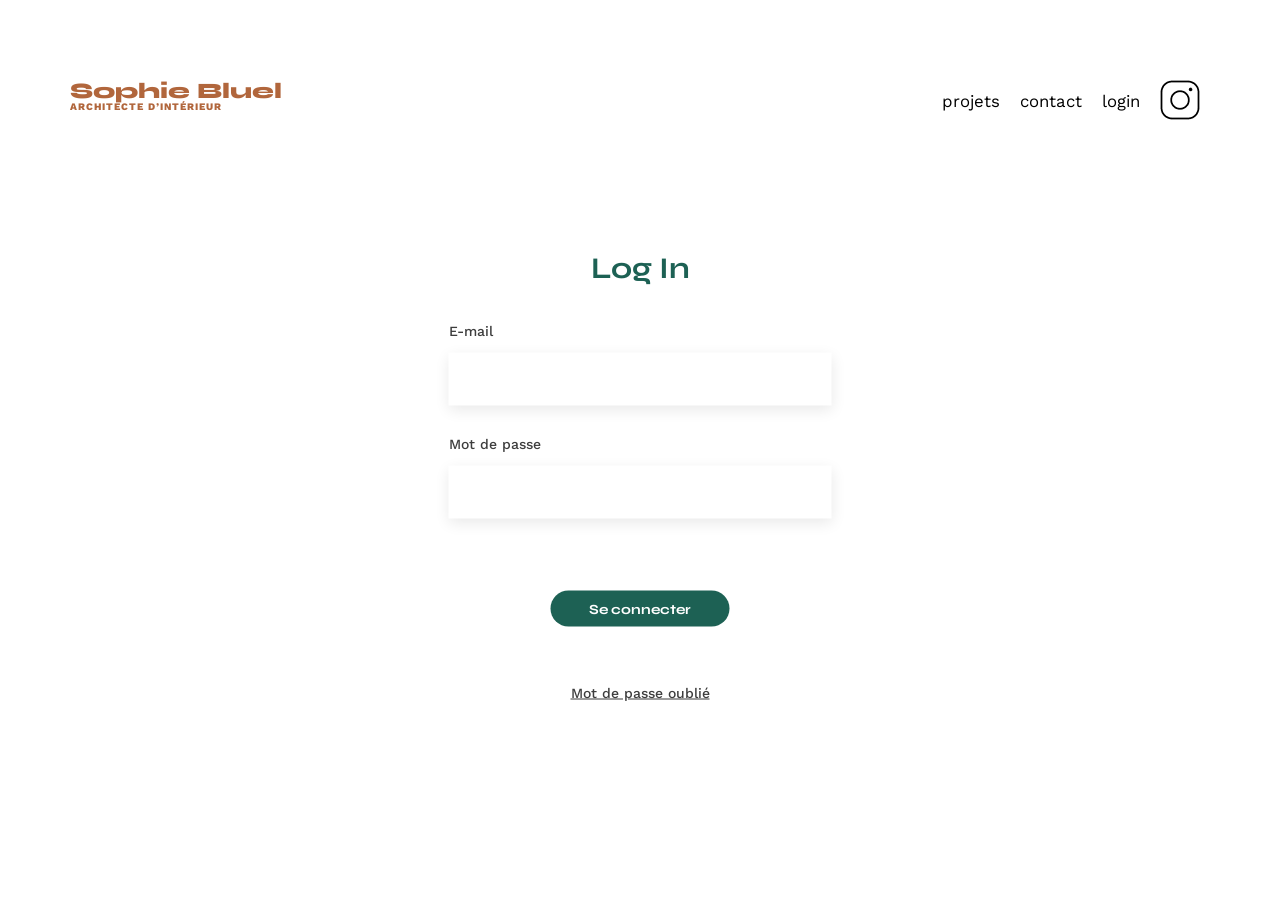
<file: login.html>
<!DOCTYPE html>
<html lang="en">
<head>
    <meta charset="UTF-8">
    <meta http-equiv="X-UA-Compatible" content="IE=edge">
    <meta name="viewport" content="width=device-width, initial-scale=1.0">
    <link rel="preconnect" href="https://fonts.googleapis.com">
	<link rel="preconnect" href="https://fonts.gstatic.com" crossorigin>
	<link href="https://fonts.googleapis.com/css2?family=Syne:wght@700;800&family=Work+Sans&display=swap" rel="stylesheet">
    <link rel="stylesheet" href="./assets/style.css">
    <script src="login.js" type="module" defer></script>
    <script src="index.js" type="module" defer></script>
    <title>login</title>
</head>
<body>
    <header>
        <h1>Sophie Bluel <span>ARCHITECTE D’INTÉRIEUR</span></h1>
        <nav>
            <ul>
                <li>projets</li>
                <li>contact</li>
                <li><a class="login" href="#">login</a></li>
                <li><img src="./assets/icons/instagram.png" alt="Instagram"></li>
            </ul>
        </nav>
    </header> 
    
    <div class="form">
        <h2 class="log-in">Log In</h2>
        <form id="myForm">
        <div class ="input-form">
            <label class="label" for="email">E-mail</label>
            <input class="myInput" type="text" name="email" id="email" required>
        </div>
        <div class="input-form">
            <label class="label" for="password">Mot de passe</label>
            <input class="myInput" type="text" name="password" id="password" required>
        </div>
        <div id="error-message">Erreur dans l’identifiant ou le mot de passe</div><br>
        <div class="input-form">
            <input type="submit" value="Se connecter" id ="submit">
        </div>
        <a href="#" class="forget">Mot de passe oublié</a>
    </form>
    </div>
</body>
</html>
</file>
<file: assets/style.css>
/* http://meyerweb.com/eric/tools/css/reset/
   v2.0 | 20110126
   License: none (public domain)
*/
@import url('https://fonts.googleapis.com/css2?family=Work+Sans:ital,wght@0,500;1,500&display=swap');
@import url('https://fonts.googleapis.com/css2?family=Syne:wght@700&family=Work+Sans:ital,wght@0,500;1,500&display=swap');
html, body, div, span, applet, object, iframe,
h1, h2, h3, h4, h5, h6, p, blockquote, pre,
a, abbr, acronym, address, big, cite, code,
del, dfn, em, img, ins, kbd, q, s, samp,
small, strike, strong, sub, sup, tt, var,
b, u, i, center,
dl, dt, dd, ol, ul, li,
fieldset, form, label, legend,
table, caption, tbody, tfoot, thead, tr, th, td,
article, aside, canvas, details, embed,
figure, figcaption, footer, header, hgroup,
menu, nav, output, ruby, section, summary,
time, mark, audio, video {
	margin: 0;
	padding: 0;
	border: 0;
	font-size: 100%;
	font: inherit;
	vertical-align: baseline;
}
/* HTML5 display-role reset for older browsers */
article, aside, details, figcaption, figure,
footer, header, hgroup, menu, nav, section {
	display: block;
}
body {
	line-height: 1;
}
ol, ul {
	list-style: none;
}
blockquote, q {
	quotes: none;
}
blockquote:before, blockquote:after,
q:before, q:after {
	content: '';
	content: none;
}
table {
	border-collapse: collapse;
	border-spacing: 0;
}
/** end reset css**/
body {
	max-width: 1140px;
	margin:auto;
	font-family: 'Work Sans' ;
	font-size: 14px;
}
.top-bordure{
	position: absolute;
	top: 0;
	left: 0;
	right: 0;
	width: 100%;
	height: 59px;
	background: #000000;
}
.icon-top{
font-family: 'Work Sans';
font-style: normal;
font-weight: 400;
font-size: 16px;
line-height: 19px;
text-align: center;
color: #FFFFFF;
white-space: nowrap;
position: absolute;
left: 39.24%;
right: 53.68%;
top: 33.9%;
bottom: 33.9%;
}
.text-top{
font-family: 'Work Sans';
font-style: normal;
font-weight: 500;
font-size: 14px;
line-height: 16px;
color: #000000;
position: absolute;
left: 47.78%;
right: 37.22%;
top: 16.95%;
bottom: 18.64%;
text-align: center;
background: #FFFFFF;
border-radius: 60px;
display: flex;
align-items: center;
justify-content: center;
}


header {
	margin-top: 80px;
	display: flex;
	justify-content: space-between;
	
}
section {
	margin: 50px 0
}

h1{
	display: flex;
	flex-direction: column;
	font-family: 'Syne';
	font-size: 22px;
	font-weight: 800;
	color: #B1663C;
	margin-bottom: 4px;
}

h1 > span {
	font-family: 'Work Sans';
	font-size:10px;
	letter-spacing: 0.1em;
;
}

h2{
	margin-top: 50px;
	font-family: 'Syne';
	font-weight: 700;
	font-size: 30px;
	color: #1D6154
}
nav ul {
	display: flex;
	align-items: center;
	list-style-type: none;

}
nav li {
	padding: 0 10px;
	font-size: 1.2em;
}

li:hover {
	color: #B1663C;
}
#introduction {
	display: flex;
	align-items: center;
}
#introduction figure {
	flex: 1
}
#introduction img {
	display: block;
	margin: auto;
	width: 80%;
	margin-bottom: 15px;
}

#introduction article {
	flex: 1
}
#introduction h2 {
	margin-bottom: 1em;
}

#introduction p {
	margin-bottom: 0.5em;
}
#portfolio h2 {
	text-align: center;
	margin-bottom: 1em;
}
.gallery {
	width: 100%;
	display: grid;
	grid-template-columns: 1fr 1fr 1fr;
	grid-column-gap: 20px;
	grid-row-gap: 20px;
}

.gallery img {
	width: 100%;
	height: 418px;
    object-fit: cover;

}
#contact {
	width: 50%;
margin: auto;
}
#contact > * {
	text-align: center;

}
#contact h2{
	margin-bottom: 20px;
}
#contact form {
	text-align: left;
	margin-top:30px;
	display: flex;
	flex-direction: column;
}

#contact input {
	height: 50px;
	font-size: 1.2em;
	border: none;
	box-shadow: 0px 4px 14px rgba(0, 0, 0, 0.09);
}
#contact label {
	margin: 2em 0 1em 0;
}
#contact textarea {
	border: none;
	box-shadow: 0px 4px 14px rgba(0, 0, 0, 0.09);
}

input[type="submit"]{
	font-family: 'Syne';
	font-weight: 700;
	color: white;
	background-color: #1D6154;
	margin : 2em auto ;
	width: 180px;
	text-align: center;
	border-radius: 60px ;
}

footer nav ul {
	display: flex;
	justify-content: flex-end;
	margin: 2em
}
/* JS Content */

.filtres{
	
	display: flex;
	justify-content: center;
	margin-bottom: 60px;
	margin-top: 51px;
	width: 585px;
	height: 37px;
	margin-left: 300px;
	

}
.filtre-item{
	
	display: inline;
	color: #1D6154;
	background-color: white;
	font-family: "Syne";
	padding-inline: 10px;
	font-size: 16px;
	font-weight: 700;
	line-height: 19px;
	border: 1px solid #1D6154;
	padding: 9px;
	border-radius: 60px;
	margin-left: 10px;
	white-space: nowrap;
}
.filtre-item:hover{
	cursor: pointer;
}
.active
{
	color: white;
	background-color:  #1D6154;;
}
.login{
	color: black;
	text-decoration: none;
}
.form{
	position: absolute;
	top: 50%;
	left: 50%;
	transform: translate(-50%, -50%);
	text-align: center;
}
.log-in{
	
margin-bottom: 37px;
font-family: 'Syne';
font-style: normal;
font-weight: 700;
font-size: 30px;
line-height: 36px;
text-align: center;
color: #1D6154;
text-decoration: none;
	
}
.label{
	color: #3D3D3D;
	font-family: Work Sans;
	font-weight: 500;
	font-size: 14px;
	line-height: 16px;
	display: flex;
	justify-content: flex-start;
	margin: 2em 0 1em 0;
}
.input-form{
	margin-bottom: 30px;
	text-align: center;
}
.input-form [type="text"]{
	width: 379px;
	height: 51px;
	font-size: 1.2em;
	border: none;
	box-shadow: 0px 4px 14px rgba(0, 0, 0, 0.09);
	
}
.submit{
	color: rgba(255, 255, 255, 1);
	font-size: 14px;
	font-family: Syne;
	font-weight: 700;
	line-height: 17px;
	text-align: center;
	width: 179px;
	height: 36px;
	background: #1D6154;
	border: none;
	margin-bottom: 28px;
	cursor: pointer;
}
.forget{
	font-family:Work Sans;
	font-style: normal;
	font-weight: 500;
	font-size: 14px;
	line-height: 16px;
	text-decoration-line: underline;
	color: #3D3D3D;

}
.login{
	color: black;
	text-decoration: none;
}
.form{
	position: absolute;
	top: 50%;
	left: 50%;
	transform: translate(-50%, -50%);
	text-align: center;
}
.log-in{
	
margin-bottom: 37px;
font-family: 'Syne';
font-style: normal;
font-weight: 700;
font-size: 30px;
line-height: 36px;
text-align: center;
color: #1D6154;
text-decoration: none;
	
}
.label{
	color: #3D3D3D;
	font-family: Work Sans;
	font-weight: 500;
	font-size: 14px;
	line-height: 16px;
	display: flex;
	justify-content: flex-start;
	margin: 2em 0 1em 0;
}
.input-form{
	margin-bottom: 30px;
	text-align: center;
}
.input-form [type="text"]{
	width: 379px;
	height: 51px;
	font-size: 1.2em;
	border: none;
	box-shadow: 0px 4px 14px rgba(0, 0, 0, 0.09);
	
}
#submit{
	color: rgba(255, 255, 255, 1);
	font-size: 14px;
	font-family: Syne;
	font-weight: 700;
	line-height: 17px;
	text-align: center;
	border-radius: 60px;
	width: 179px;
	height: 36px;
	background: #1D6154;
	border: none;
	margin-bottom: 28px;
	cursor: pointer;
}
.forget{
	font-family:Work Sans;
	font-style: normal;
	font-weight: 500;
	font-size: 14px;
	line-height: 16px;
	text-decoration-line: underline;
	color: #3D3D3D;

}
#error-message{
	display: none;
	background-color: #ffcccc;
	color: #cc0000;
	padding: 10px;
	border: 1px solid #cc0000;
	margin-top: 5px;
}

/* Fenetre modal 1 */

 #modifier-1 img{
	width: 84px;
	height: 18px;
	float: left;
	cursor: pointer;
}
#modifier-2 img{
	width: 84px;
	height: 18px;
	cursor: pointer;
	margin: 0;
	padding-left: 58px;
}
.ftrmodal{
	display: flex;
	justify-content: center;
	margin: 0;
	cursor: pointer;
}
.index_js{
	margin-left: 34px;
	margin-top: 57px;
}
#modal-gallery{
	width: 420px;
	height: auto;
	display: flex;
	flex-wrap: wrap;
	justify-content: space-between;
	margin-bottom: 47px;
	
}
#modal-gallery figure{
	position: relative;
	width: 78px;
	padding-bottom: 11px;
}
#modal-gallery img {
	width: 78px;
	height: 100px;
	
  }
  .my-icon-class{
	font-size: 9px;
	top: 5px;
	right: 5px;
	position: absolute;
	color: white;
	background-color: #000000;
	width: 17px;
	height: 17px;
	padding-top: 5px;
}
.my-icon-class2{
	font-size: 9px;
	top: 5px;
	right: 25px;
	position: absolute;
	color: white;
	background-color: #000000;
	width: 17px;
	height: 17px;
	padding-top: 5px;
}
.modal{
	display:none;
	position: fixed;
	top: 0;
	left: 0;
	width: 100%;
	height: 731px;
	overflow: auto;
	background: rgba(0, 0, 0, 0.4);
	
}
.modal-wrapper{
	position: relative;
	width: 630px;
	height: 670px;
	display: flex;
	justify-content: center;
	text-align: center;
	top: 50%;
	left: 50%;
	transform: translate(-50%, -50%);
	background-color: #fff;
	padding-top:60px;
	padding-bottom: 48px;
}
.modal-wrapper hr {
	position: relative;
    border: none;
    display: flex;
	justify-content: center;
	width: 420px;
	border-top: 1px solid #B3B3B3;
}
.titlemodal{
	font-family: 'Work Sans';
	font-style: normal;
	font-weight: 400;
	font-size: 26px;
	line-height: 30px;
	color: #000000;
	margin-bottom: 36px;
  }
#submit_modale{
	color: rgba(255, 255, 255, 1);
	font-size: 14px;
	font-family: Syne;
	font-weight: 700;
	line-height: 17px;
	border-radius: 60px;
	width: 237px;
	height: 36px;
	background: #1D6154;
	border: none;
	margin-bottom: 28px;
	cursor: pointer;
	
}
.close {
	position: absolute;
	top: 32px;
	right: 32px;
	color: black;
	float: right;
	font-size: 28px;
	cursor: pointer;
	

}
.delete{
	font-family: 'Syne';
font-style: normal;
font-weight: 400;
font-size: 14px;
line-height: 17px;
color: #D65353;
padding-bottom: 48px;
  }

  /* Fenetre modal 2 */

  .close2 {
	position: absolute;
	top: 32px;
	right: 32px;
	color: black;
	float: right;
	font-size: 28px;
	cursor: pointer;
}

.image-ajout{
	width: 65px;
	height: 62px;
	display: flex;
	justify-content: center;
	margin: auto;
	padding-top: 28px;
}
.ajout-img{
	position: relative;
	flex-wrap: wrap;
	width: 420px;
	height: 169px;
	background:#E8F1F7;
	margin: auto;
	align-items: center;
	margin-bottom: 30px;
}
#button-image {
	display: none;
	
} 

.ajoutimage{
display: flex;
align-items: center;
justify-content: center;
font-size: 14px;
font-family: 'Work Sans';
line-height: 16px;
font-weight: 500;
color: #306685;
width: 173px;
height: 36px;
background: #CBD6DC;
border-radius: 50px;
margin-bottom: 7px;
border: none;
cursor: pointer;
margin: auto;

}
.sous-text{
	font-family: 'Work Sans';
	font-size: 10px;
	line-height: 12px;
	color: #444444;
}

.input-categorie{
	width: 420px;
	height: auto;
	display: flex;
	justify-content: center;
	flex-direction: column;
	margin-top: 30px;
	margin-bottom: auto;
} 
.input-titre label, .select-categorie label{
	display: block;
	justify-content: center;
	padding-bottom: 10px;
	font-family: 'Work Sans';
	font-size: 14px;
	font-weight: 500;
	line-height: 16px;
	color: #3D3D3D; 
	margin-top: 21px;
	float: left;
}

#input-inf{
	
	width: 420px;
	height: 51px;
	border: none;
	background: #FFFFFF;
	box-shadow: 0px 4px 14px rgba(0, 0, 0, 0.09);
	border: none;
}
#categorie-inf{
	
	width: 420px;
	height: 51px;
	border: none;
	background: #FFFFFF;
	box-shadow: 0px 4px 14px rgba(0, 0, 0, 0.09);
	border: none;
	
}
 hr{
	
color: #B3B3B3;
	margin-top: 47px;
	}
#upload{
	position: relative;
	width: 237px;
	height: 36px;
	border: none;
	color: #fff;
	font-family: 'Syne';
	font-style: normal;
	font-weight: 700;
	font-size: 14px;
	line-height: 17px;
	background: #A7A7A7;
	border-radius: 60px;
	cursor: pointer;
	}
.btn-centre{
	display: flex;
	justify-content: center;
}
 #img-visible {
	max-width: 50%;
	height: 100%;
     margin: 0 auto;
	}
  #errorImg, #error-title, #error-categorie{
	font-family: 'Courier New', Courier, monospace;
	font-size: 12px;
	margin-top: 10px;
}
</file>
